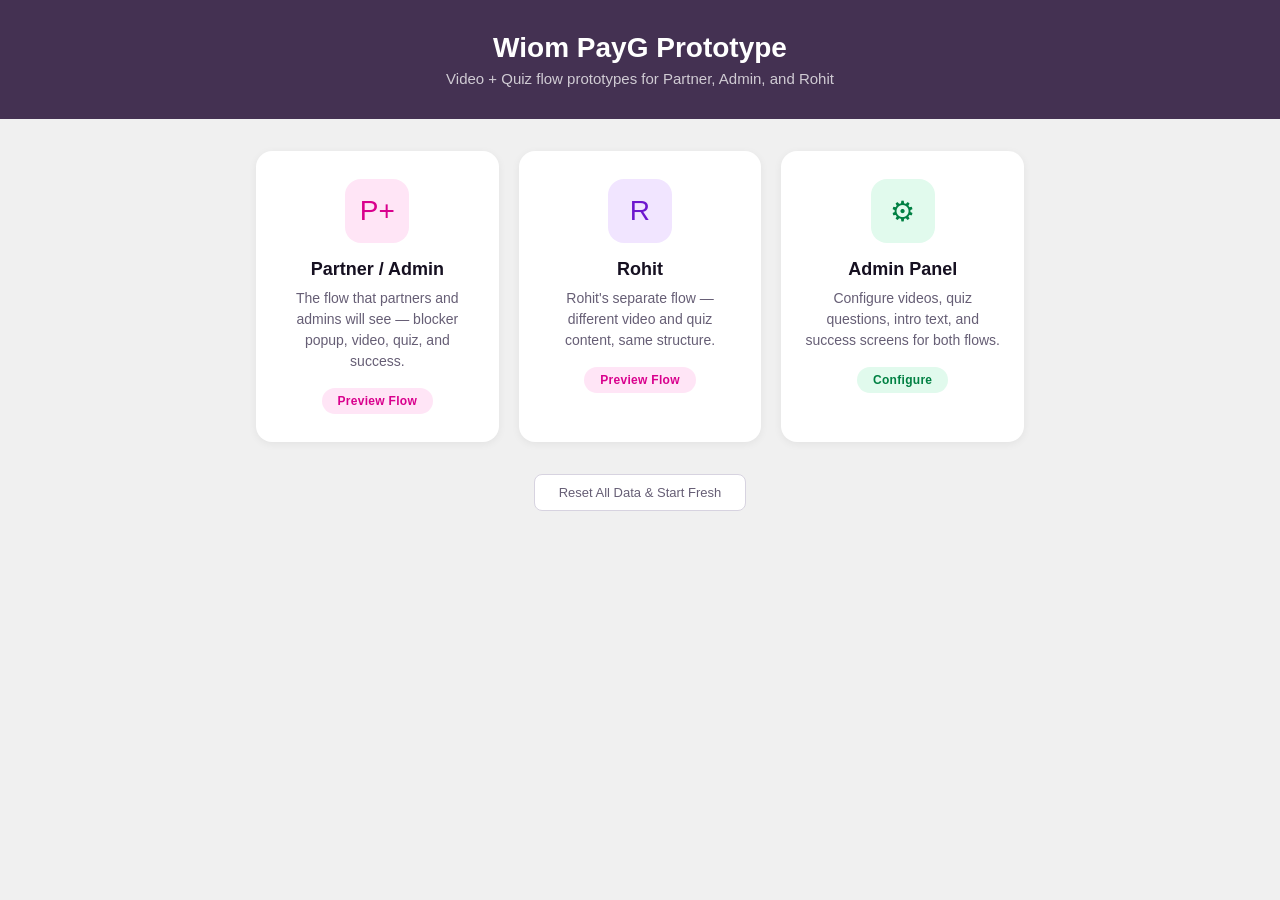
<file: index.html>
<!DOCTYPE html>
<html lang="en">
<head>
  <meta charset="UTF-8">
  <meta name="viewport" content="width=device-width, initial-scale=1.0">
  <title>Wiom PayG Prototype — Flow Selector</title>
  <style>
    :root {
      --brand-600: #D9008D;
      --brand-100: #FFE5F6;
      --secondary: #443152;
      --positive-600: #008043;
      --positive-100: #E1FAED;
      --info-600: #6D17CE;
      --info-100: #F1E5FF;
      --neutral-900: #161021;
      --neutral-700: #665E75;
      --neutral-500: #A7A1B2;
      --neutral-300: #D7D3E0;
      --neutral-200: #E8E4F0;
      --neutral-100: #F1EDF7;
      --neutral-white: #FAF9FC;
    }

    * { margin: 0; padding: 0; box-sizing: border-box; }

    body {
      font-family: -apple-system, BlinkMacSystemFont, 'Segoe UI', Roboto, sans-serif;
      background: #f0f0f0;
      color: var(--neutral-900);
      min-height: 100vh;
      display: flex;
      flex-direction: column;
      align-items: center;
    }

    .header {
      background: var(--secondary);
      color: white;
      width: 100%;
      padding: 32px 24px;
      text-align: center;
    }

    .header h1 {
      font-size: 28px;
      font-weight: 700;
      margin-bottom: 6px;
    }

    .header p {
      font-size: 15px;
      opacity: 0.75;
    }

    .cards-container {
      max-width: 800px;
      width: 100%;
      padding: 32px 16px;
      display: grid;
      grid-template-columns: repeat(auto-fit, minmax(220px, 1fr));
      gap: 20px;
    }

    .flow-card {
      background: white;
      border-radius: 16px;
      padding: 28px 24px;
      text-decoration: none;
      color: var(--neutral-900);
      box-shadow: 0 2px 8px rgba(0,0,0,0.06);
      transition: transform 0.2s, box-shadow 0.2s;
      display: flex;
      flex-direction: column;
      align-items: center;
      text-align: center;
    }

    .flow-card:hover {
      transform: translateY(-4px);
      box-shadow: 0 8px 24px rgba(0,0,0,0.12);
    }

    .flow-card-icon {
      width: 64px;
      height: 64px;
      border-radius: 16px;
      display: flex;
      align-items: center;
      justify-content: center;
      font-size: 28px;
      margin-bottom: 16px;
    }

    .flow-card-icon.partner {
      background: var(--brand-100);
      color: var(--brand-600);
    }

    .flow-card-icon.rohit {
      background: var(--info-100);
      color: var(--info-600);
    }

    .flow-card-icon.admin {
      background: var(--positive-100);
      color: var(--positive-600);
    }

    .flow-card h2 {
      font-size: 18px;
      font-weight: 700;
      margin-bottom: 8px;
    }

    .flow-card p {
      font-size: 14px;
      color: var(--neutral-700);
      line-height: 1.5;
    }

    .flow-card .badge {
      display: inline-block;
      margin-top: 16px;
      padding: 6px 16px;
      border-radius: 20px;
      font-size: 12px;
      font-weight: 600;
      letter-spacing: 0.3px;
    }

    .badge.preview { background: var(--brand-100); color: var(--brand-600); }
    .badge.config { background: var(--positive-100); color: var(--positive-600); }

    .reset-bar {
      max-width: 800px;
      width: 100%;
      padding: 0 16px 32px;
      text-align: center;
    }

    .btn-reset-all {
      padding: 10px 24px;
      background: white;
      color: var(--neutral-700);
      border: 1px solid var(--neutral-300);
      border-radius: 8px;
      font-size: 13px;
      cursor: pointer;
      transition: border-color 0.2s;
    }

    .btn-reset-all:hover {
      border-color: var(--neutral-700);
    }
  </style>
</head>
<body>

<div class="header">
  <h1>Wiom PayG Prototype</h1>
  <p>Video + Quiz flow prototypes for Partner, Admin, and Rohit</p>
</div>

<div class="cards-container">

  <a href="partner.html" class="flow-card">
    <div class="flow-card-icon partner">P+</div>
    <h2>Partner / Admin</h2>
    <p>The flow that partners and admins will see — blocker popup, video, quiz, and success.</p>
    <span class="badge preview">Preview Flow</span>
  </a>

  <a href="rohit.html" class="flow-card">
    <div class="flow-card-icon rohit">R</div>
    <h2>Rohit</h2>
    <p>Rohit's separate flow — different video and quiz content, same structure.</p>
    <span class="badge preview">Preview Flow</span>
  </a>

  <a href="admin.html" class="flow-card">
    <div class="flow-card-icon admin">&#9881;</div>
    <h2>Admin Panel</h2>
    <p>Configure videos, quiz questions, intro text, and success screens for both flows.</p>
    <span class="badge config">Configure</span>
  </a>

</div>

<div class="reset-bar">
  <button class="btn-reset-all" onclick="resetAll()">Reset All Data &amp; Start Fresh</button>
</div>

<script>
function resetAll() {
  if (!confirm('Clear ALL saved configs and quiz progress? This will reset everything to defaults.')) return;
  localStorage.removeItem('wiom_partner_config');
  localStorage.removeItem('wiom_rohit_config');
  localStorage.removeItem('wiom_partner_passed');
  localStorage.removeItem('wiom_rohit_passed');
  alert('All data cleared! Prototypes will show defaults.');
}
</script>
</body>
</html>
</file>
